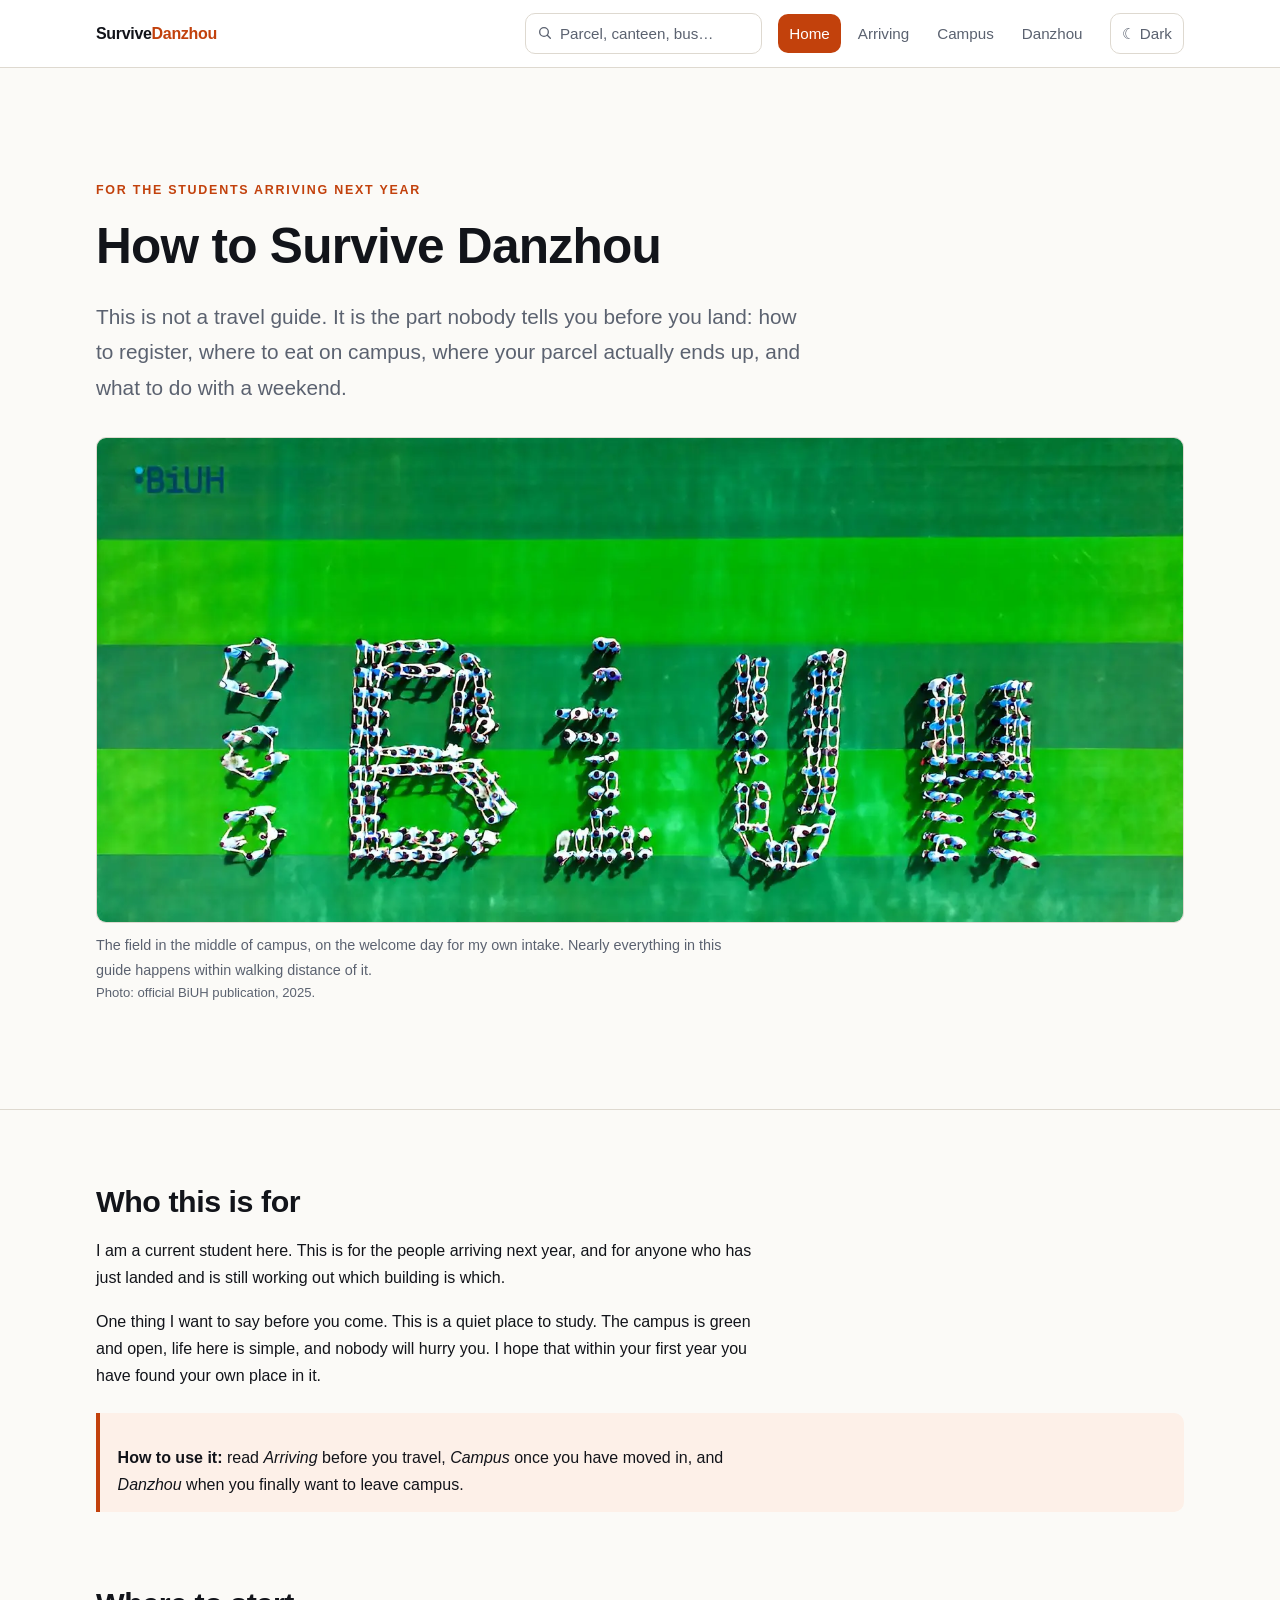
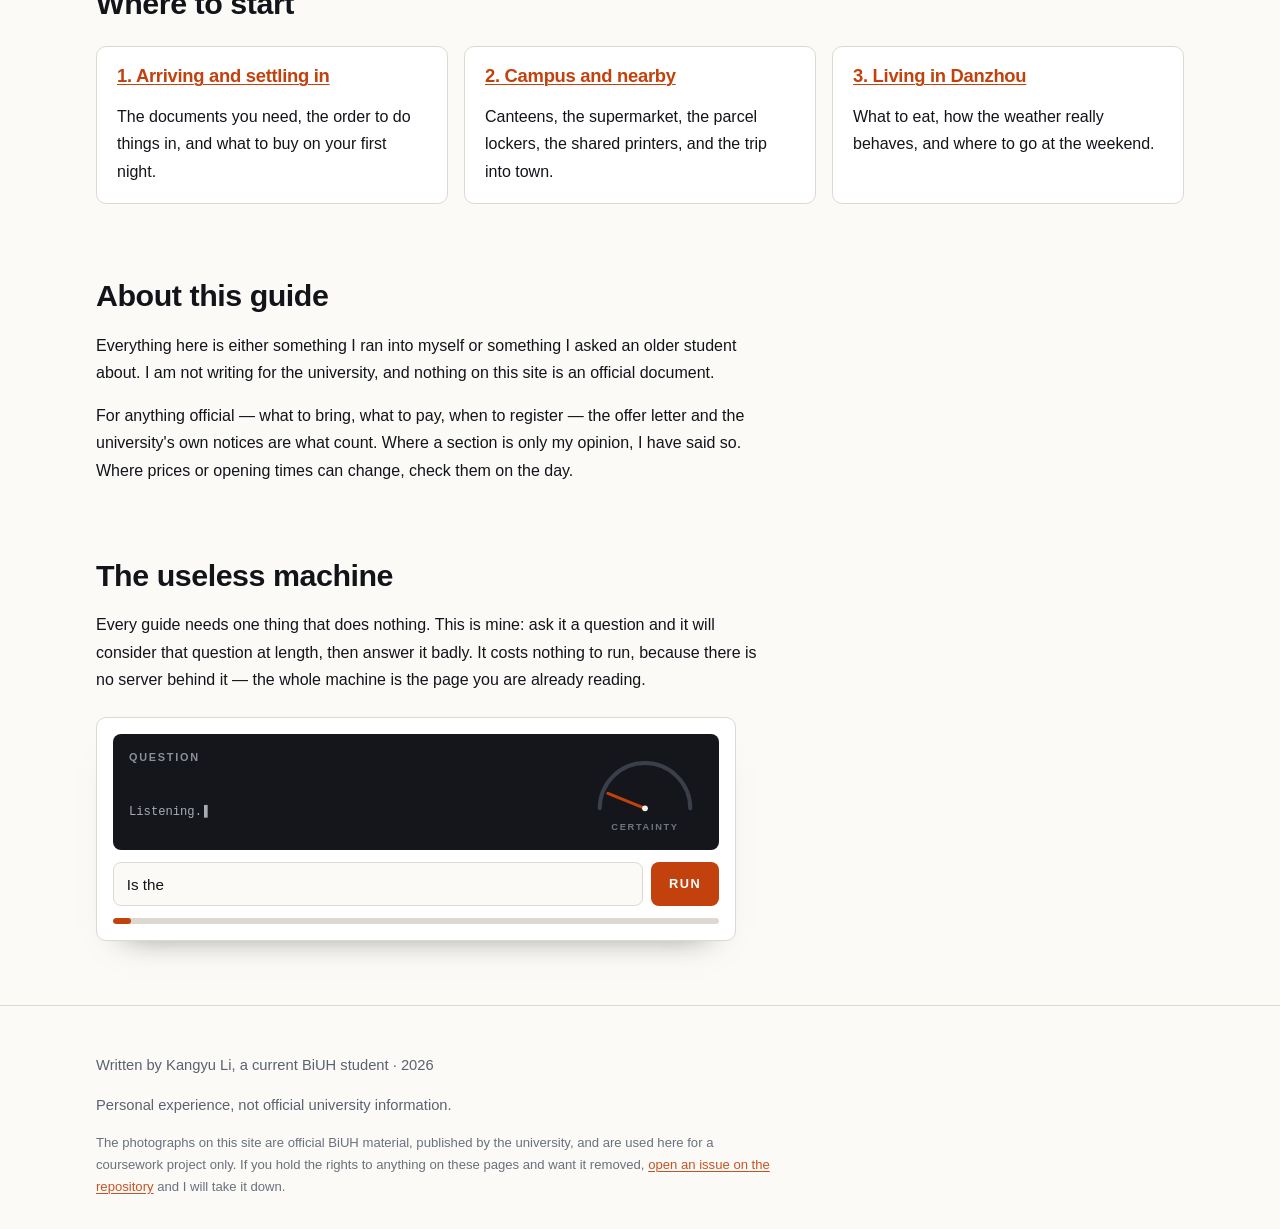
<file: index.html>
<!doctype html>
<html lang="en">
<head>
<meta charset="utf-8">
<meta name="viewport" content="width=device-width, initial-scale=1">
<title>How to Survive Danzhou — a guide for new students</title>
<meta name="description" content="A survival guide for new BiUH students in Danzhou: getting registered, campus routine, local food and getting around.">

<!-- ===== Open Graph / link preview ===== -->
<meta property="og:title" content="How to Survive Danzhou">
<meta property="og:description" content="Registration, campus routine, local food and getting around — written by a student who just went through it.">
<meta property="og:image" content="https://likangyu070710-source.github.io/my-project/images/og-image.jpg">
<meta property="og:url" content="https://likangyu070710-source.github.io/my-project/">
<meta property="og:type" content="website">
<meta name="twitter:card" content="summary_large_image">

<link rel="icon" href="images/favicon-32.png" sizes="32x32">
<link rel="apple-touch-icon" href="images/apple-touch-icon.png">
<link rel="icon" href="images/favicon-192.png" sizes="192x192">

<link rel="stylesheet" href="css/style.css">
<!-- apply the saved theme before paint, so dark mode does not flash white -->
<script>try{if(localStorage.getItem("danzhou-theme")==="dark")document.documentElement.setAttribute("data-theme","dark")}catch(e){}</script>
</head>
<body>

<a class="skip" href="#main">Skip to main content</a>

<header class="site-header">
  <div class="wrap">
    <a class="brand" href="index.html">Survive<span>Danzhou</span></a>
    <div class="search" data-search hidden>
      <button class="search__toggle" type="button" aria-expanded="false" aria-controls="search-panel" aria-label="Open search">
        <svg class="search__glass" viewBox="0 0 24 24" width="18" height="18" aria-hidden="true" focusable="false"><circle cx="10.5" cy="10.5" r="6.5" fill="none" stroke="currentColor" stroke-width="2"></circle><path d="M15.5 15.5 20 20" fill="none" stroke="currentColor" stroke-width="2" stroke-linecap="round"></path></svg>
        <svg class="search__cross" viewBox="0 0 24 24" width="18" height="18" aria-hidden="true" focusable="false"><path d="M6 6 18 18 M18 6 6 18" fill="none" stroke="currentColor" stroke-width="2" stroke-linecap="round"></path></svg>
      </button>
      <div class="search__box">
        <label class="sr-only" for="site-search">Search the guide</label>
        <svg class="search__icon" viewBox="0 0 24 24" width="16" height="16" aria-hidden="true" focusable="false"><circle cx="10.5" cy="10.5" r="6.5" fill="none" stroke="currentColor" stroke-width="2"></circle><path d="M15.5 15.5 20 20" fill="none" stroke="currentColor" stroke-width="2" stroke-linecap="round"></path></svg>
        <input id="site-search" class="search__input" type="text" role="combobox" aria-expanded="false" aria-controls="search-list" aria-autocomplete="list" autocomplete="off" spellcheck="false" enterkeyhint="search" placeholder="Parcel, canteen, bus…">
        <button class="search__clear" type="button" hidden>Clear</button>
      </div>
      <div class="search__panel" id="search-panel" hidden>
        <p class="s-meta"></p>
        <ul class="s-list" id="search-list" role="listbox" aria-label="Search results" hidden></ul>
        <div class="s-empty" hidden></div>
      </div>
      <p class="sr-only" role="status" aria-live="polite" data-search-status></p>
    </div>
    <nav class="site-nav" aria-label="Main">
      <ul>
        <li><a href="index.html" aria-current="page">Home</a></li>
        <li><a href="arrive.html">Arriving</a></li>
        <li><a href="campus.html">Campus</a></li>
        <li><a href="danzhou.html">Danzhou</a></li>
      </ul>
    </nav>
    <button class="theme-toggle" type="button" aria-label="Switch to dark mode">☾ Dark</button>
  </div>
</header>

<main id="main" tabindex="-1">

  <section class="hero">
    <div class="wrap">
      <p class="kicker">For the students arriving next year</p>
      <h1>How to Survive Danzhou</h1>
      <p class="lead">This is not a travel guide. It is the part nobody tells you before you land: how to register, where to eat on campus, where your parcel actually ends up, and what to do with a weekend.</p>
      <figure class="photo">
        <img src="images/campus-aerial.webp" width="1600" height="713"
             alt="Students standing on the sports field at BiUH, photographed from a drone, arranged to spell out 2025 BiUH">
        <figcaption>The field in the middle of campus, on the welcome day for my own intake. Nearly everything in this guide happens within walking distance of it.
          <span class="credit">Photo: official BiUH publication, 2025.</span>
        </figcaption>
      </figure>
    </div>
  </section>

  <div class="wrap">

    <section aria-labelledby="who">
      <h2 id="who">Who this is for</h2>
      <p>I am a current student here. This is for the people arriving next year, and for anyone who has just landed and is still working out which building is which.</p>
      <p>One thing I want to say before you come. This is a quiet place to study. The campus is green and open, life here is simple, and nobody will hurry you. I hope that within your first year you have found your own place in it.</p>
      <div class="note">
        <p><strong>How to use it:</strong> read <em>Arriving</em> before you travel, <em>Campus</em> once you have moved in, and <em>Danzhou</em> when you finally want to leave campus.</p>
      </div>
    </section>

    <section aria-labelledby="start">
      <h2 id="start">Where to start</h2>
      <div class="grid">

        <article class="card">
          <h3><a href="arrive.html">1. Arriving and settling in</a></h3>
          <p>The documents you need, the order to do things in, and what to buy on your first night.</p>
        </article>

        <article class="card">
          <h3><a href="campus.html">2. Campus and nearby</a></h3>
          <p>Canteens, the supermarket, the parcel lockers, the shared printers, and the trip into town.</p>
        </article>

        <article class="card">
          <h3><a href="danzhou.html">3. Living in Danzhou</a></h3>
          <p>What to eat, how the weather really behaves, and where to go at the weekend.</p>
        </article>

      </div>
    </section>

    <section aria-labelledby="about">
      <h2 id="about">About this guide</h2>
      <p>Everything here is either something I ran into myself or something I asked an older student about. I am not writing for the university, and nothing on this site is an official document.</p>
      <p>For anything official — what to bring, what to pay, when to register — the offer letter and the university's own notices are what count. Where a section is only my opinion, I have said so. Where prices or opening times can change, check them on the day.</p>
    </section>

    <section aria-labelledby="machine" hidden data-machine-section>
      <h2 id="machine">The useless machine</h2>
      <p>Every guide needs one thing that does nothing. This is mine: ask it a question and it will consider that question at length, then answer it badly. It costs nothing to run, because there is no server behind it — the whole machine is the page you are already reading.</p>

      <div class="machine" data-machine data-state="idle">
        <div class="machine__screen">
          <div>
            <p class="machine__label">Question</p>
            <p class="machine__q" data-mq>Ready.</p>
            <p class="machine__status" data-ms>Standing by.</p>
          </div>
          <div class="machine__gauge" aria-hidden="true">
            <svg viewBox="0 0 200 120">
              <path class="machine__track" d="M22 104 A78 78 0 0 1 178 104"></path>
              <line class="machine__needle" x1="100" y1="104" x2="100" y2="35"></line>
              <circle class="machine__pin" cx="100" cy="104" r="5"></circle>
            </svg>
            <p class="machine__gauge-label">Certainty</p>
          </div>
        </div>

        <div class="machine__controls">
          <label class="sr-only" for="machine-q">Type a question for the machine</label>
          <input id="machine-q" class="machine__input" type="text" placeholder="Type a question…" autocomplete="off" spellcheck="false" maxlength="64">
          <button class="machine__run" type="button" data-mrun>Run</button>
        </div>

        <div class="machine__meter" aria-hidden="true"><span data-mbar></span></div>

        <div class="machine__slot">
          <div class="machine__slip">
            <p class="machine__slip-label">Answer</p>
            <p class="machine__answer" data-ma role="status" aria-live="polite"></p>
          </div>
        </div>
      </div>
    </section>

  </div>
</main>

<footer class="site-footer">
  <div class="wrap">
    <p>Written by Kangyu Li, a current BiUH student · 2026</p>
    <p>Personal experience, not official university information.</p>
    <p class="fineprint">The photographs on this site are official BiUH material, published by the university, and are used here for a coursework project only. If you hold the rights to anything on these pages and want it removed, <a href="https://github.com/likangyu070710-source/Git/issues">open an issue on the repository</a> and I will take it down.</p>
  </div>
</footer>

<script src="js/header.js"></script>
<script src="js/theme.js"></script>
<script src="js/search.js"></script>
<script src="js/machine.js"></script>
</body>
</html>
</file>
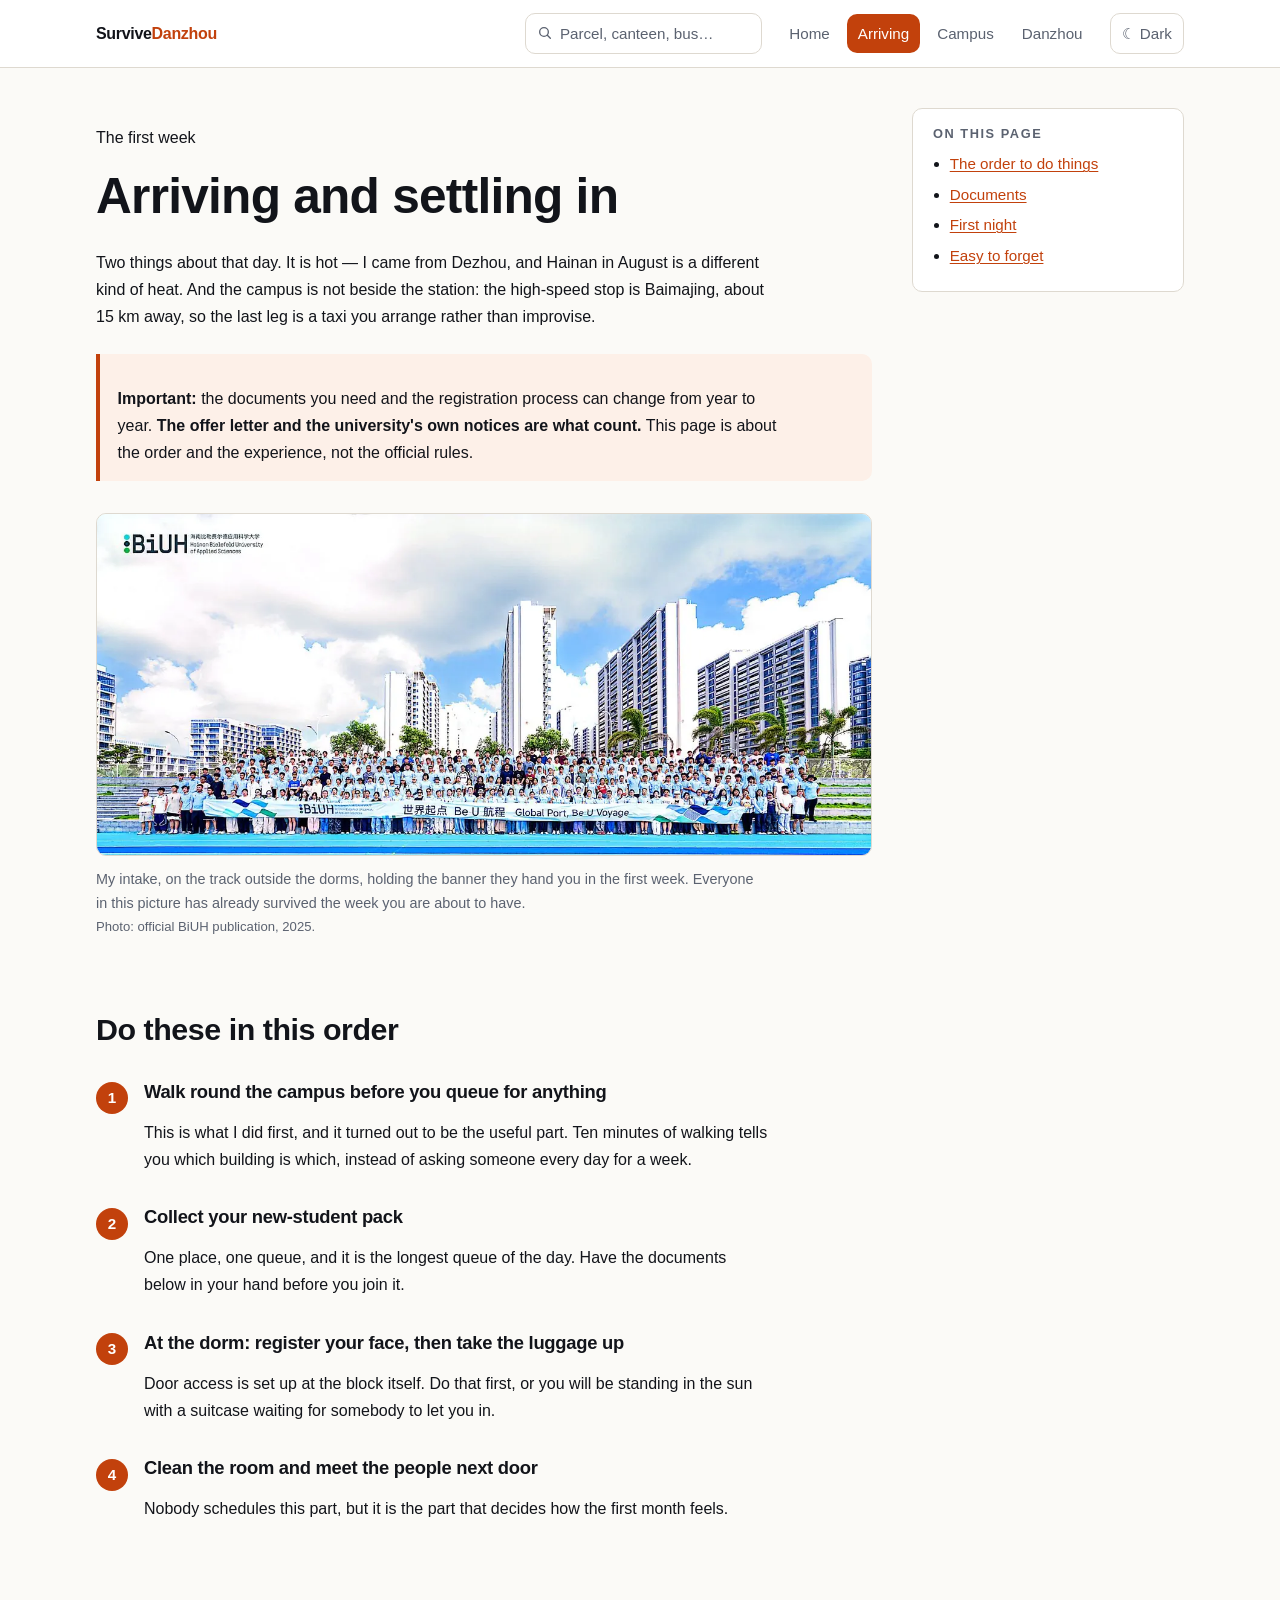
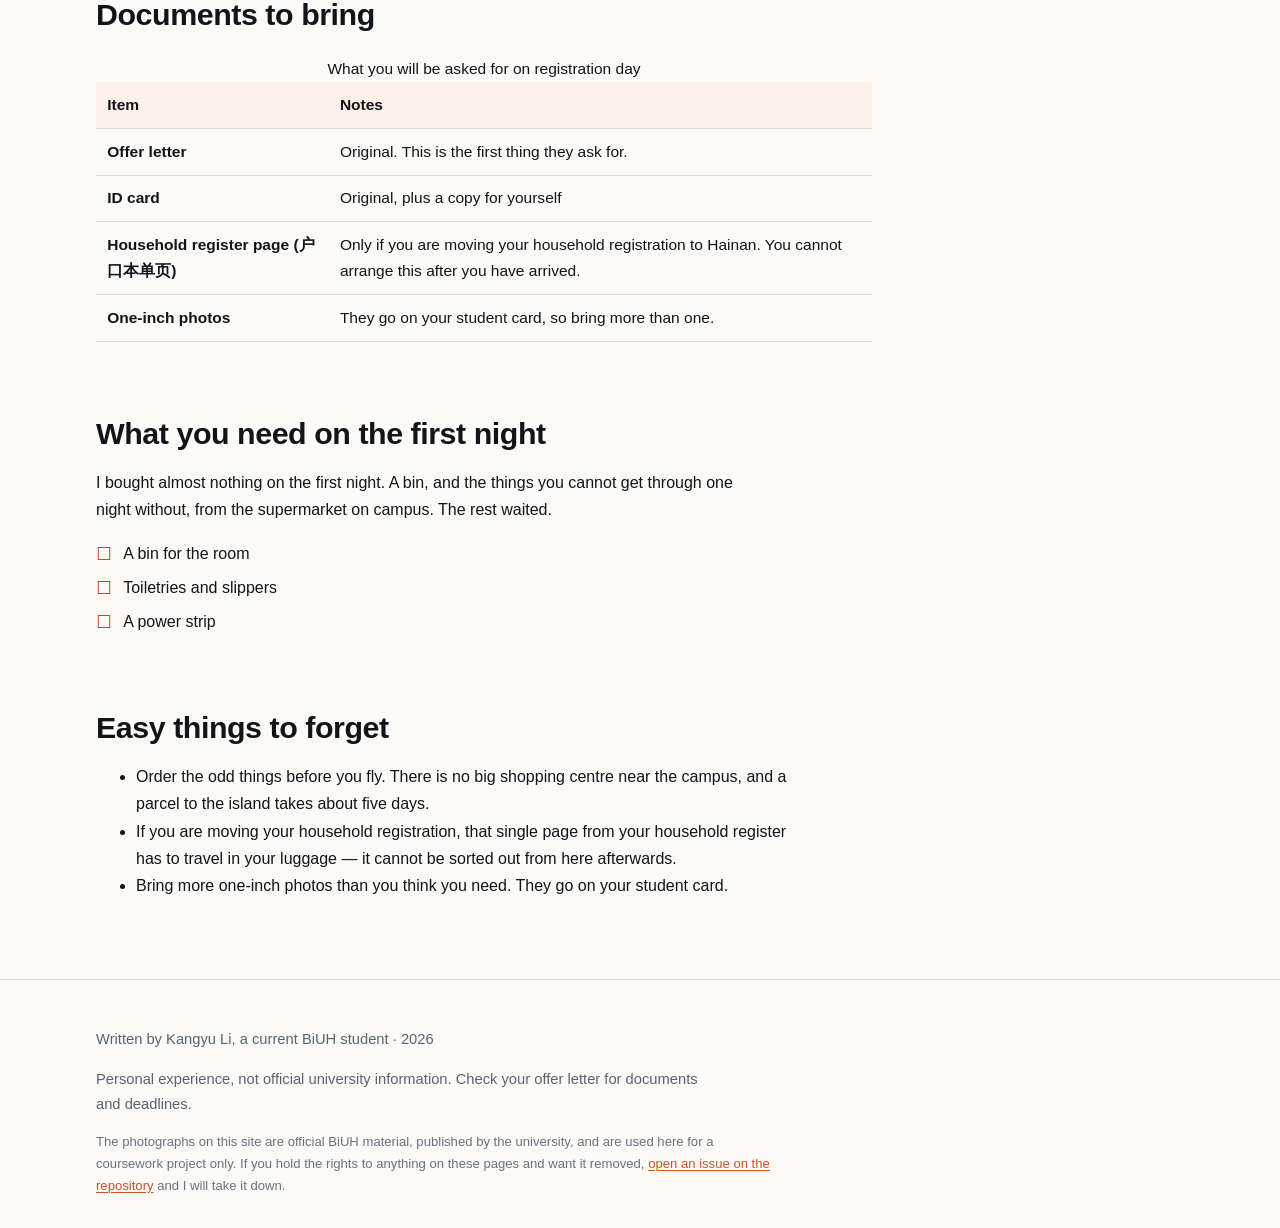
<file: arrive.html>
<!doctype html>
<html lang="en">
<head>
<meta charset="utf-8">
<meta name="viewport" content="width=device-width, initial-scale=1">
<title>Arriving and settling in — How to Survive Danzhou</title>
<meta name="description" content="Your first week in Danzhou: the order to do things in, which documents to bring, and what you need on the first night.">

<!-- ===== Open Graph / link preview ===== -->
<meta property="og:title" content="Arriving and settling in — How to Survive Danzhou">
<meta property="og:description" content="Your first week in Danzhou: the order to do things in, the documents to bring, and what to buy on the first night.">
<meta property="og:image" content="https://likangyu070710-source.github.io/my-project/images/og-image.jpg">
<meta property="og:url" content="https://likangyu070710-source.github.io/my-project/arrive.html">
<meta property="og:type" content="article">
<meta name="twitter:card" content="summary_large_image">

<link rel="icon" href="images/favicon-32.png" sizes="32x32">
<link rel="apple-touch-icon" href="images/apple-touch-icon.png">
<link rel="icon" href="images/favicon-192.png" sizes="192x192">

<link rel="stylesheet" href="css/style.css">
<script>try{if(localStorage.getItem("danzhou-theme")==="dark")document.documentElement.setAttribute("data-theme","dark")}catch(e){}</script>
</head>
<body>

<a class="skip" href="#main">Skip to main content</a>

<header class="site-header">
  <div class="wrap">
    <a class="brand" href="index.html">Survive<span>Danzhou</span></a>
    <div class="search" data-search hidden>
      <button class="search__toggle" type="button" aria-expanded="false" aria-controls="search-panel" aria-label="Open search">
        <svg class="search__glass" viewBox="0 0 24 24" width="18" height="18" aria-hidden="true" focusable="false"><circle cx="10.5" cy="10.5" r="6.5" fill="none" stroke="currentColor" stroke-width="2"></circle><path d="M15.5 15.5 20 20" fill="none" stroke="currentColor" stroke-width="2" stroke-linecap="round"></path></svg>
        <svg class="search__cross" viewBox="0 0 24 24" width="18" height="18" aria-hidden="true" focusable="false"><path d="M6 6 18 18 M18 6 6 18" fill="none" stroke="currentColor" stroke-width="2" stroke-linecap="round"></path></svg>
      </button>
      <div class="search__box">
        <label class="sr-only" for="site-search">Search the guide</label>
        <svg class="search__icon" viewBox="0 0 24 24" width="16" height="16" aria-hidden="true" focusable="false"><circle cx="10.5" cy="10.5" r="6.5" fill="none" stroke="currentColor" stroke-width="2"></circle><path d="M15.5 15.5 20 20" fill="none" stroke="currentColor" stroke-width="2" stroke-linecap="round"></path></svg>
        <input id="site-search" class="search__input" type="text" role="combobox" aria-expanded="false" aria-controls="search-list" aria-autocomplete="list" autocomplete="off" spellcheck="false" enterkeyhint="search" placeholder="Parcel, canteen, bus…">
        <button class="search__clear" type="button" hidden>Clear</button>
      </div>
      <div class="search__panel" id="search-panel" hidden>
        <p class="s-meta"></p>
        <ul class="s-list" id="search-list" role="listbox" aria-label="Search results" hidden></ul>
        <div class="s-empty" hidden></div>
      </div>
      <p class="sr-only" role="status" aria-live="polite" data-search-status></p>
    </div>
    <nav class="site-nav" aria-label="Main">
      <ul>
        <li><a href="index.html">Home</a></li>
        <li><a href="arrive.html" aria-current="page">Arriving</a></li>
        <li><a href="campus.html">Campus</a></li>
        <li><a href="danzhou.html">Danzhou</a></li>
      </ul>
    </nav>
    <button class="theme-toggle" type="button" aria-label="Switch to dark mode">☾ Dark</button>
  </div>
</header>

<main id="main" tabindex="-1">
  <div class="wrap with-aside">

    <div>
      <p class="kicker">The first week</p>
      <h1>Arriving and settling in</h1>

      <p>Two things about that day. It is hot — I came from Dezhou, and Hainan in August is a different kind of heat. And the campus is not beside the station: the high-speed stop is Baimajing, about 15 km away, so the last leg is a taxi you arrange rather than improvise.</p>

      <div class="note">
        <p><strong>Important:</strong> the documents you need and the registration process can change from year to year. <strong>The offer letter and the university's own notices are what count.</strong> This page is about the order and the experience, not the official rules.</p>
      </div>

      <figure class="photo">
        <img src="images/campus-welcome.webp" width="1280" height="565" loading="lazy" decoding="async"
             alt="A large group of BiUH students in light blue shirts standing on a running track in front of a banner reading Global Port, Be U Voyage">
        <figcaption>My intake, on the track outside the dorms, holding the banner they hand you in the first week. Everyone in this picture has already survived the week you are about to have.
          <span class="credit">Photo: official BiUH publication, 2025.</span>
        </figcaption>
      </figure>

      <section aria-labelledby="steps">
        <h2 id="steps">Do these in this order</h2>
        <ol class="steps">
          <li>
            <h3>Walk round the campus before you queue for anything</h3>
            <p>This is what I did first, and it turned out to be the useful part. Ten minutes of walking tells you which building is which, instead of asking someone every day for a week.</p>
          </li>
          <li>
            <h3>Collect your new-student pack</h3>
            <p>One place, one queue, and it is the longest queue of the day. Have the documents below in your hand before you join it.</p>
          </li>
          <li>
            <h3>At the dorm: register your face, then take the luggage up</h3>
            <p>Door access is set up at the block itself. Do that first, or you will be standing in the sun with a suitcase waiting for somebody to let you in.</p>
          </li>
          <li>
            <h3>Clean the room and meet the people next door</h3>
            <p>Nobody schedules this part, but it is the part that decides how the first month feels.</p>
          </li>
        </ol>
      </section>

      <section aria-labelledby="docs">
        <h2 id="docs">Documents to bring</h2>
        <table>
          <caption>What you will be asked for on registration day</caption>
          <thead>
            <tr><th scope="col">Item</th><th scope="col">Notes</th></tr>
          </thead>
          <tbody>
            <tr><th scope="row">Offer letter</th><td>Original. This is the first thing they ask for.</td></tr>
            <tr><th scope="row">ID card</th><td>Original, plus a copy for yourself</td></tr>
            <tr><th scope="row">Household register page (<span lang="zh-Hans">户口本单页</span>)</th><td>Only if you are moving your household registration to Hainan. You cannot arrange this after you have arrived.</td></tr>
            <tr><th scope="row">One-inch photos</th><td>They go on your student card, so bring more than one.</td></tr>
          </tbody>
        </table>
      </section>

      <section aria-labelledby="firstnight">
        <h2 id="firstnight">What you need on the first night</h2>
        <p>I bought almost nothing on the first night. A bin, and the things you cannot get through one night without, from the supermarket on campus. The rest waited.</p>
        <ul class="checklist">
          <li>A bin for the room</li>
          <li>Toiletries and slippers</li>
          <li>A power strip</li>
        </ul>
      </section>

      <section aria-labelledby="avoid">
        <h2 id="avoid">Easy things to forget</h2>
        <ul>
          <li>Order the odd things before you fly. There is no big shopping centre near the campus, and a parcel to the island takes about five days.</li>
          <li>If you are moving your household registration, that single page from your household register has to travel in your luggage — it cannot be sorted out from here afterwards.</li>
          <li>Bring more one-inch photos than you think you need. They go on your student card.</li>
        </ul>
      </section>
    </div>

    <aside class="toc" aria-labelledby="toc-h">
      <h2 id="toc-h">On this page</h2>
      <ul>
        <li><a href="#steps">The order to do things</a></li>
        <li><a href="#docs">Documents</a></li>
        <li><a href="#firstnight">First night</a></li>
        <li><a href="#avoid">Easy to forget</a></li>
      </ul>
    </aside>

  </div>
</main>

<footer class="site-footer">
  <div class="wrap">
    <p>Written by Kangyu Li, a current BiUH student · 2026</p>
    <p>Personal experience, not official university information. Check your offer letter for documents and deadlines.</p>
    <p class="fineprint">The photographs on this site are official BiUH material, published by the university, and are used here for a coursework project only. If you hold the rights to anything on these pages and want it removed, <a href="https://github.com/likangyu070710-source/Git/issues">open an issue on the repository</a> and I will take it down.</p>
  </div>
</footer>

<script src="js/header.js"></script>
<script src="js/theme.js"></script>
<script src="js/search.js"></script>
</body>
</html>
</file>
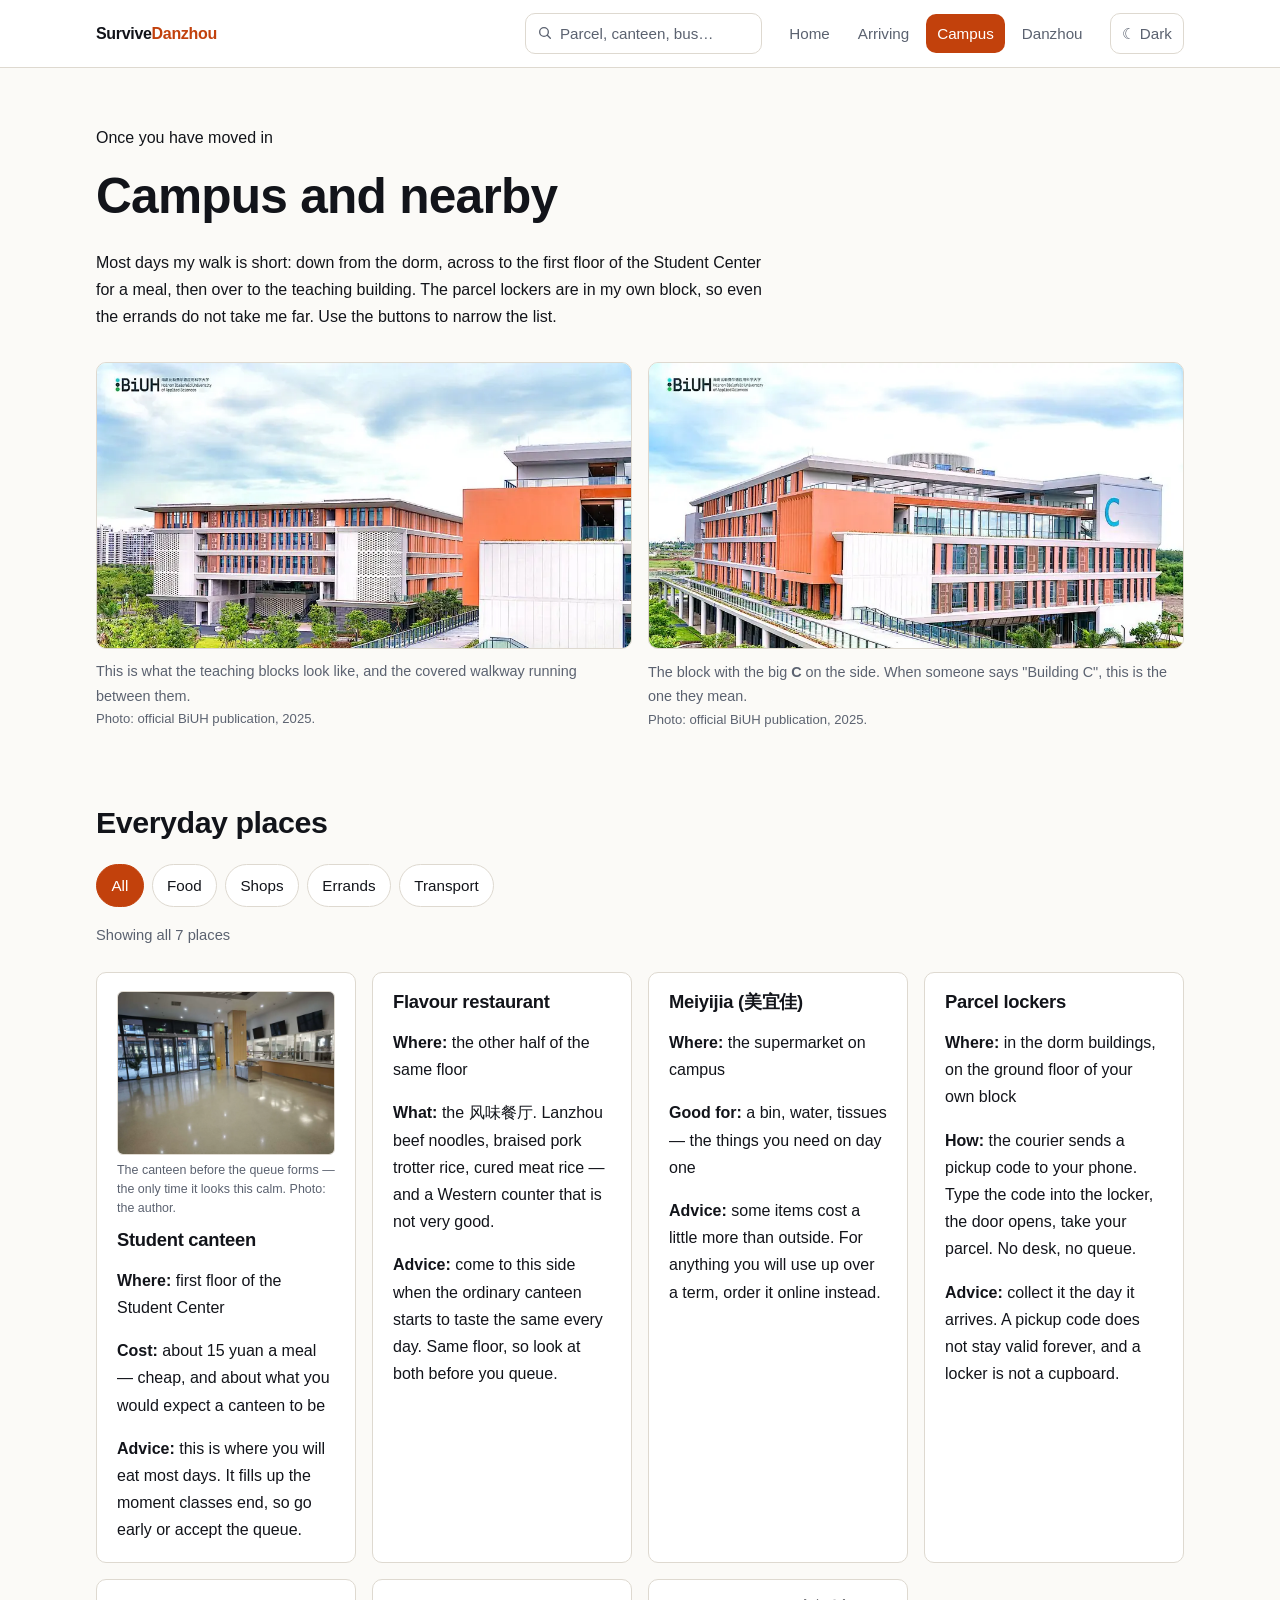
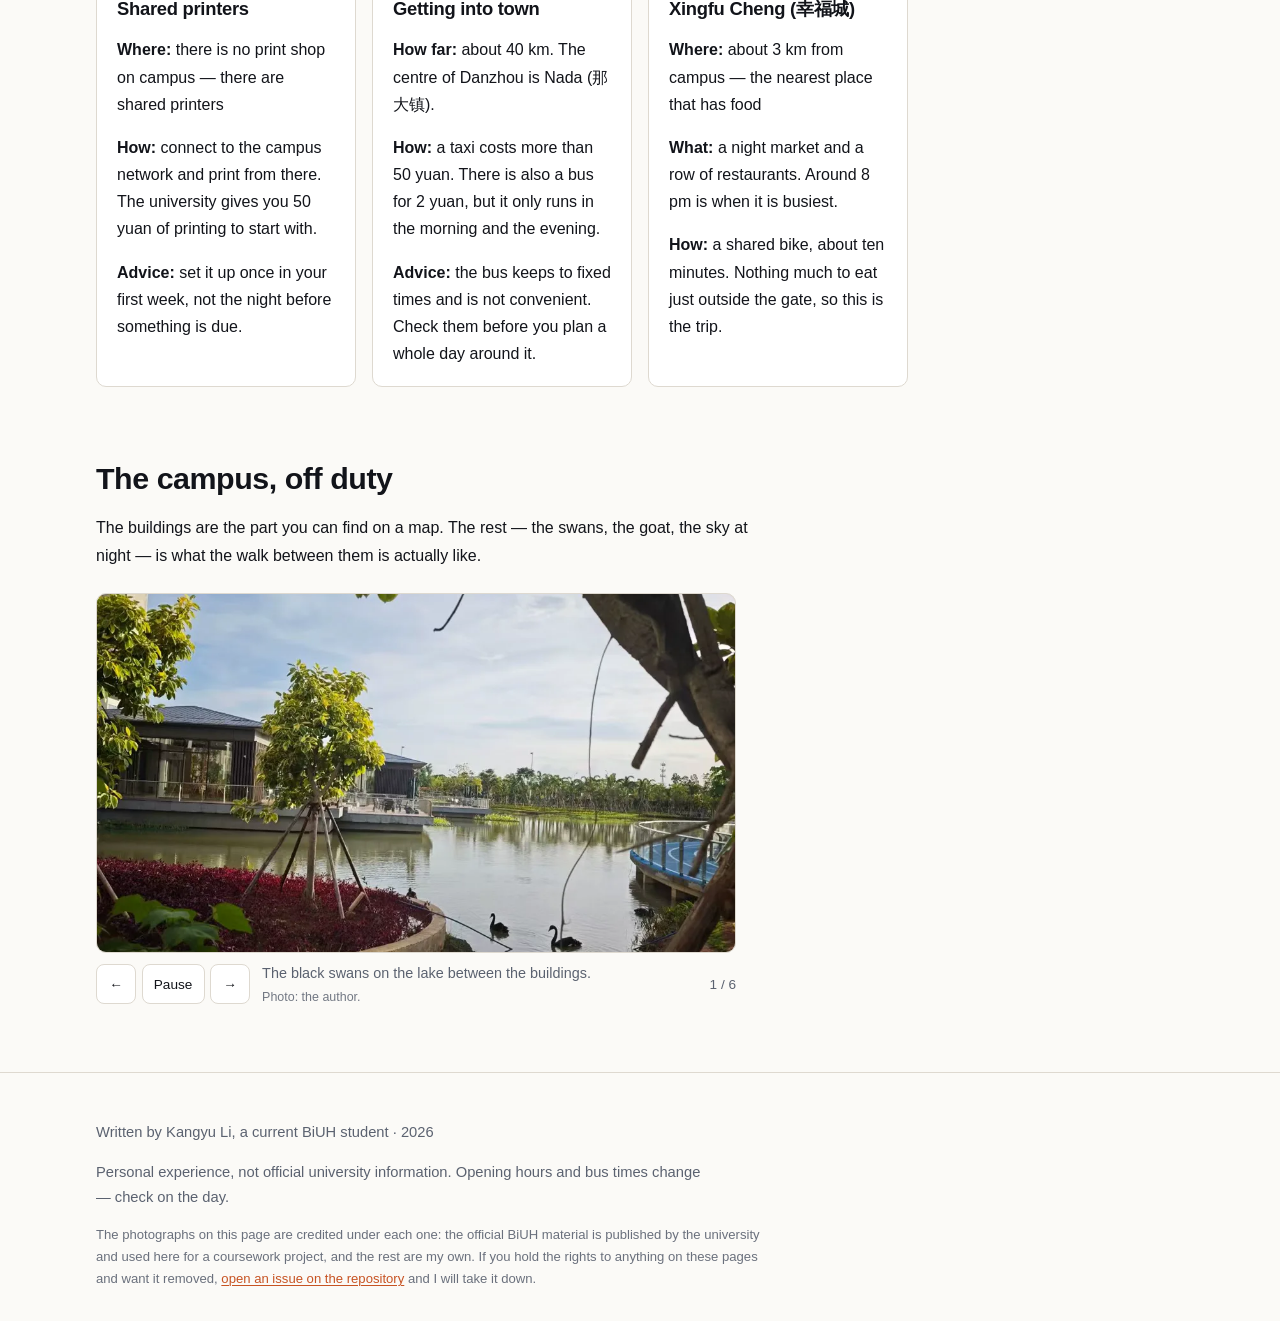
<file: campus.html>
<!doctype html>
<html lang="en">
<head>
<meta charset="utf-8">
<meta name="viewport" content="width=device-width, initial-scale=1">
<title>Campus and nearby — How to Survive Danzhou</title>
<meta name="description" content="Canteens, the supermarket, the parcel lockers, shared printers and the bus into town: the places you actually use every day, filterable by type.">

<!-- ===== Open Graph / link preview ===== -->
<meta property="og:title" content="Campus and nearby — How to Survive Danzhou">
<meta property="og:description" content="Canteens, shops, the parcel desk, printing and transport — the places you actually use every day.">
<meta property="og:image" content="https://likangyu070710-source.github.io/my-project/images/og-image.jpg">
<meta property="og:url" content="https://likangyu070710-source.github.io/my-project/campus.html">
<meta property="og:type" content="article">
<meta name="twitter:card" content="summary_large_image">

<link rel="icon" href="images/favicon-32.png" sizes="32x32">
<link rel="apple-touch-icon" href="images/apple-touch-icon.png">
<link rel="icon" href="images/favicon-192.png" sizes="192x192">

<link rel="stylesheet" href="css/style.css">
<script>try{if(localStorage.getItem("danzhou-theme")==="dark")document.documentElement.setAttribute("data-theme","dark")}catch(e){}</script>
</head>
<body>

<a class="skip" href="#main">Skip to main content</a>

<header class="site-header">
  <div class="wrap">
    <a class="brand" href="index.html">Survive<span>Danzhou</span></a>
    <div class="search" data-search hidden>
      <button class="search__toggle" type="button" aria-expanded="false" aria-controls="search-panel" aria-label="Open search">
        <svg class="search__glass" viewBox="0 0 24 24" width="18" height="18" aria-hidden="true" focusable="false"><circle cx="10.5" cy="10.5" r="6.5" fill="none" stroke="currentColor" stroke-width="2"></circle><path d="M15.5 15.5 20 20" fill="none" stroke="currentColor" stroke-width="2" stroke-linecap="round"></path></svg>
        <svg class="search__cross" viewBox="0 0 24 24" width="18" height="18" aria-hidden="true" focusable="false"><path d="M6 6 18 18 M18 6 6 18" fill="none" stroke="currentColor" stroke-width="2" stroke-linecap="round"></path></svg>
      </button>
      <div class="search__box">
        <label class="sr-only" for="site-search">Search the guide</label>
        <svg class="search__icon" viewBox="0 0 24 24" width="16" height="16" aria-hidden="true" focusable="false"><circle cx="10.5" cy="10.5" r="6.5" fill="none" stroke="currentColor" stroke-width="2"></circle><path d="M15.5 15.5 20 20" fill="none" stroke="currentColor" stroke-width="2" stroke-linecap="round"></path></svg>
        <input id="site-search" class="search__input" type="text" role="combobox" aria-expanded="false" aria-controls="search-list" aria-autocomplete="list" autocomplete="off" spellcheck="false" enterkeyhint="search" placeholder="Parcel, canteen, bus…">
        <button class="search__clear" type="button" hidden>Clear</button>
      </div>
      <div class="search__panel" id="search-panel" hidden>
        <p class="s-meta"></p>
        <ul class="s-list" id="search-list" role="listbox" aria-label="Search results" hidden></ul>
        <div class="s-empty" hidden></div>
      </div>
      <p class="sr-only" role="status" aria-live="polite" data-search-status></p>
    </div>
    <nav class="site-nav" aria-label="Main">
      <ul>
        <li><a href="index.html">Home</a></li>
        <li><a href="arrive.html">Arriving</a></li>
        <li><a href="campus.html" aria-current="page">Campus</a></li>
        <li><a href="danzhou.html">Danzhou</a></li>
      </ul>
    </nav>
    <button class="theme-toggle" type="button" aria-label="Switch to dark mode">☾ Dark</button>
  </div>
</header>

<main id="main" tabindex="-1">
  <div class="wrap">

    <p class="kicker">Once you have moved in</p>
    <h1>Campus and nearby</h1>

    <p>Most days my walk is short: down from the dorm, across to the first floor of the Student Center for a meal, then over to the teaching building. The parcel lockers are in my own block, so even the errands do not take me far. Use the buttons to narrow the list.</p>

    <div class="photo-pair">
      <figure class="photo">
        <img src="images/campus-buildings.webp" width="900" height="479" loading="lazy" decoding="async"
             alt="An orange and white teaching building at BiUH, seen from a raised walkway, with a covered bridge on the right">
        <figcaption>This is what the teaching blocks look like, and the covered walkway running between them.
          <span class="credit">Photo: official BiUH publication, 2025.</span>
        </figcaption>
      </figure>
      <figure class="photo">
        <img src="images/campus-tower.webp" width="900" height="480" loading="lazy" decoding="async"
             alt="A BiUH teaching building with a large blue letter C on its side, above a walkway and palm trees">
        <figcaption>The block with the big <strong>C</strong> on the side. When someone says "Building C", this is the one they mean.
          <span class="credit">Photo: official BiUH publication, 2025.</span>
        </figcaption>
      </figure>
    </div>

    <section aria-labelledby="places">
      <h2 id="places">Everyday places</h2>

      <div class="filters" role="group" aria-label="Filter places by type">
        <button type="button" data-filter="all" aria-pressed="true">All</button>
        <button type="button" data-filter="food" aria-pressed="false">Food</button>
        <button type="button" data-filter="shop" aria-pressed="false">Shops</button>
        <button type="button" data-filter="service" aria-pressed="false">Errands</button>
        <button type="button" data-filter="move" aria-pressed="false">Transport</button>
      </div>
      <p class="filter-status" role="status" aria-live="polite">Showing all places</p>

      <div class="grid" data-filter-list>


        <article class="card" data-cat="food">
          <figure class="card__photo">
            <img src="images/campus-canteen.webp" width="1200" height="900" loading="lazy" decoding="async"
                 alt="An empty canteen hall with a serving counter and glass partitions">
            <figcaption>The canteen before the queue forms — the only time it looks this calm. <span class="credit">Photo: the author.</span></figcaption>
          </figure>
          <h3 id="student-canteen">Student canteen</h3>
          <p><strong>Where:</strong> first floor of the Student Center</p>
          <p><strong>Cost:</strong> about 15 yuan a meal — cheap, and about what you would expect a canteen to be</p>
          <p><strong>Advice:</strong> this is where you will eat most days. It fills up the moment classes end, so go early or accept the queue.</p>
        </article>

        <article class="card" data-cat="food">
          <h3 id="flavour-restaurant">Flavour restaurant</h3>
          <p><strong>Where:</strong> the other half of the same floor</p>
          <p><strong>What:</strong> the <span lang="zh-Hans">风味餐厅</span>. Lanzhou beef noodles, braised pork trotter rice, cured meat rice — and a Western counter that is not very good.</p>
          <p><strong>Advice:</strong> come to this side when the ordinary canteen starts to taste the same every day. Same floor, so look at both before you queue.</p>
        </article>

        <article class="card" data-cat="shop">
          <h3 id="meiyijia">Meiyijia (<span lang="zh-Hans">美宜佳</span>)</h3>
          <p><strong>Where:</strong> the supermarket on campus</p>
          <p><strong>Good for:</strong> a bin, water, tissues — the things you need on day one</p>
          <p><strong>Advice:</strong> some items cost a little more than outside. For anything you will use up over a term, order it online instead.</p>
        </article>

        <article class="card" data-cat="service">
          <h3 id="parcel-lockers">Parcel lockers</h3>
          <p><strong>Where:</strong> in the dorm buildings, on the ground floor of your own block</p>
          <p><strong>How:</strong> the courier sends a pickup code to your phone. Type the code into the locker, the door opens, take your parcel. No desk, no queue.</p>
          <p><strong>Advice:</strong> collect it the day it arrives. A pickup code does not stay valid forever, and a locker is not a cupboard.</p>
        </article>

        <article class="card" data-cat="service">
          <h3 id="printers">Shared printers</h3>
          <p><strong>Where:</strong> there is no print shop on campus — there are shared printers</p>
          <p><strong>How:</strong> connect to the campus network and print from there. The university gives you 50 yuan of printing to start with.</p>
          <p><strong>Advice:</strong> set it up once in your first week, not the night before something is due.</p>
        </article>

        <article class="card" data-cat="move">
          <h3 id="into-town">Getting into town</h3>
          <p><strong>How far:</strong> about 40 km. The centre of Danzhou is Nada (<span lang="zh-Hans">那大镇</span>).</p>
          <p><strong>How:</strong> a taxi costs more than 50 yuan. There is also a bus for 2 yuan, but it only runs in the morning and the evening.</p>
          <p><strong>Advice:</strong> the bus keeps to fixed times and is not convenient. Check them before you plan a whole day around it.</p>
        </article>

        <article class="card" data-cat="food move">
          <h3 id="xingfu-cheng">Xingfu Cheng (<span lang="zh-Hans">幸福城</span>)</h3>
          <p><strong>Where:</strong> about 3 km from campus — the nearest place that has food</p>
          <p><strong>What:</strong> a night market and a row of restaurants. Around 8 pm is when it is busiest.</p>
          <p><strong>How:</strong> a shared bike, about ten minutes. Nothing much to eat just outside the gate, so this is the trip.</p>
        </article>

      </div>
    </section>

    <section aria-labelledby="around">
      <h2 id="around">The campus, off duty</h2>
      <p>The buildings are the part you can find on a map. The rest — the swans, the goat, the sky at night — is what the walk between them is actually like.</p>

      <div class="gallery" data-gallery hidden>
        <div class="gallery__frame" role="region" aria-roledescription="carousel" aria-label="Photographs around campus">
          <ul class="gallery__track" data-track></ul>
        </div>
        <div class="gallery__footer">
          <div class="gallery__controls">
            <button type="button" data-prev aria-label="Previous photograph">&larr;</button>
            <button type="button" data-play aria-label="Pause the slideshow">Pause</button>
            <button type="button" data-next aria-label="Next photograph">&rarr;</button>
          </div>
          <p class="gallery__caption"><span data-caption></span><span class="gallery__credit" data-credit></span></p>
          <span class="gallery__count" data-count></span>
        </div>
      </div>
    </section>

  </div>
</main>

<footer class="site-footer">
  <div class="wrap">
    <p>Written by Kangyu Li, a current BiUH student · 2026</p>
    <p>Personal experience, not official university information. Opening hours and bus times change — check on the day.</p>
    <p class="fineprint">The photographs on this page are credited under each one: the official BiUH material is published by the university and used here for a coursework project, and the rest are my own. If you hold the rights to anything on these pages and want it removed, <a href="https://github.com/likangyu070710-source/Git/issues">open an issue on the repository</a> and I will take it down.</p>
  </div>
</footer>

<script src="js/header.js"></script>
<script src="js/theme.js"></script>
<script src="js/filter.js"></script>
<script src="js/search.js"></script>
<script src="js/gallery.js"></script>
</body>
</html>
</file>
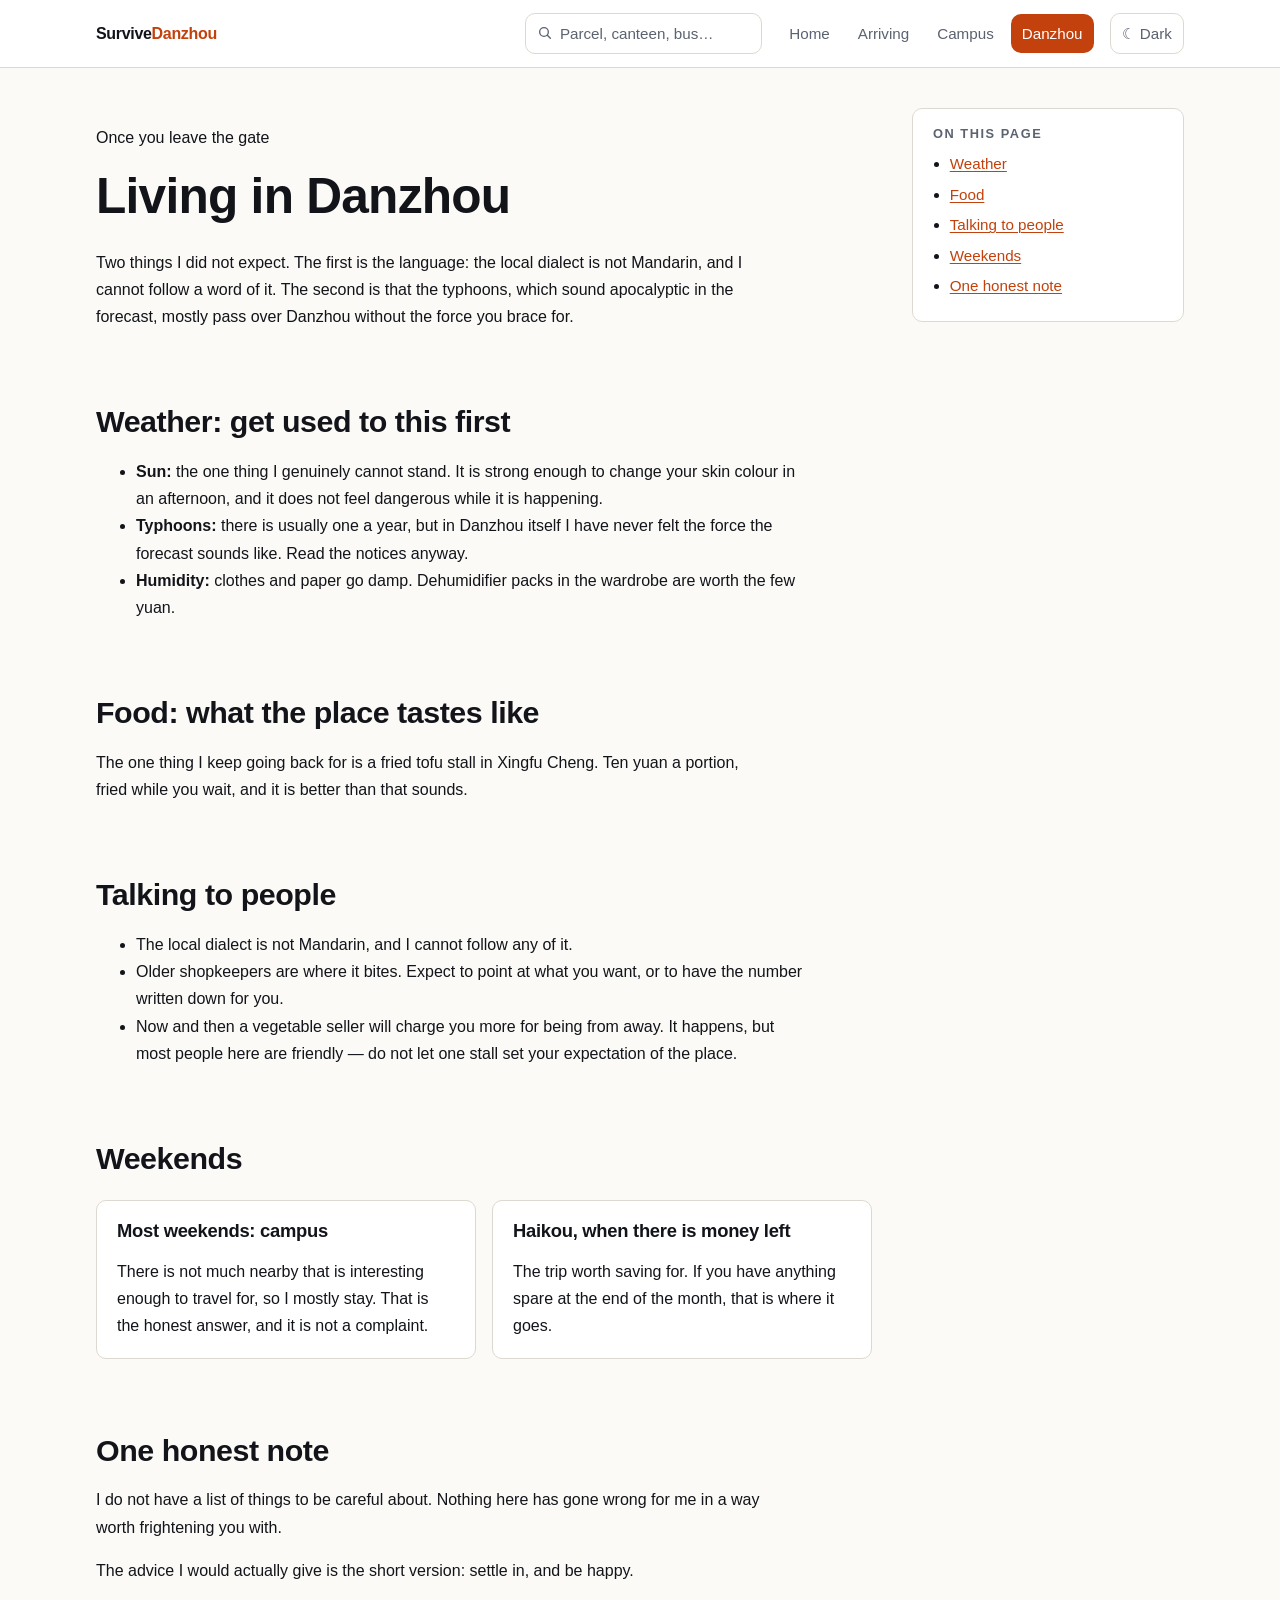
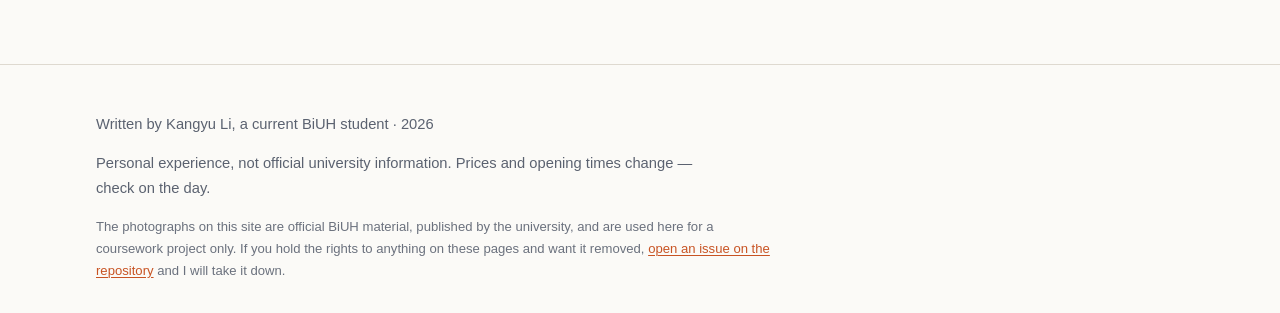
<file: danzhou.html>
<!doctype html>
<html lang="en">
<head>
<meta charset="utf-8">
<meta name="viewport" content="width=device-width, initial-scale=1">
<title>Living in Danzhou — How to Survive Danzhou</title>
<meta name="description" content="Weather, food, local habits and weekends off campus — an outside student's view of living in Danzhou.">

<!-- ===== Open Graph / link preview ===== -->
<meta property="og:title" content="Living in Danzhou — How to Survive Danzhou">
<meta property="og:description" content="Weather, food, local habits and weekends off campus — an outside student's view.">
<meta property="og:image" content="https://likangyu070710-source.github.io/my-project/images/og-image.jpg">
<meta property="og:url" content="https://likangyu070710-source.github.io/my-project/danzhou.html">
<meta property="og:type" content="article">
<meta name="twitter:card" content="summary_large_image">

<link rel="icon" href="images/favicon-32.png" sizes="32x32">
<link rel="apple-touch-icon" href="images/apple-touch-icon.png">
<link rel="icon" href="images/favicon-192.png" sizes="192x192">

<link rel="stylesheet" href="css/style.css">
<script>try{if(localStorage.getItem("danzhou-theme")==="dark")document.documentElement.setAttribute("data-theme","dark")}catch(e){}</script>
</head>
<body>

<a class="skip" href="#main">Skip to main content</a>

<header class="site-header">
  <div class="wrap">
    <a class="brand" href="index.html">Survive<span>Danzhou</span></a>
    <div class="search" data-search hidden>
      <button class="search__toggle" type="button" aria-expanded="false" aria-controls="search-panel" aria-label="Open search">
        <svg class="search__glass" viewBox="0 0 24 24" width="18" height="18" aria-hidden="true" focusable="false"><circle cx="10.5" cy="10.5" r="6.5" fill="none" stroke="currentColor" stroke-width="2"></circle><path d="M15.5 15.5 20 20" fill="none" stroke="currentColor" stroke-width="2" stroke-linecap="round"></path></svg>
        <svg class="search__cross" viewBox="0 0 24 24" width="18" height="18" aria-hidden="true" focusable="false"><path d="M6 6 18 18 M18 6 6 18" fill="none" stroke="currentColor" stroke-width="2" stroke-linecap="round"></path></svg>
      </button>
      <div class="search__box">
        <label class="sr-only" for="site-search">Search the guide</label>
        <svg class="search__icon" viewBox="0 0 24 24" width="16" height="16" aria-hidden="true" focusable="false"><circle cx="10.5" cy="10.5" r="6.5" fill="none" stroke="currentColor" stroke-width="2"></circle><path d="M15.5 15.5 20 20" fill="none" stroke="currentColor" stroke-width="2" stroke-linecap="round"></path></svg>
        <input id="site-search" class="search__input" type="text" role="combobox" aria-expanded="false" aria-controls="search-list" aria-autocomplete="list" autocomplete="off" spellcheck="false" enterkeyhint="search" placeholder="Parcel, canteen, bus…">
        <button class="search__clear" type="button" hidden>Clear</button>
      </div>
      <div class="search__panel" id="search-panel" hidden>
        <p class="s-meta"></p>
        <ul class="s-list" id="search-list" role="listbox" aria-label="Search results" hidden></ul>
        <div class="s-empty" hidden></div>
      </div>
      <p class="sr-only" role="status" aria-live="polite" data-search-status></p>
    </div>
    <nav class="site-nav" aria-label="Main">
      <ul>
        <li><a href="index.html">Home</a></li>
        <li><a href="arrive.html">Arriving</a></li>
        <li><a href="campus.html">Campus</a></li>
        <li><a href="danzhou.html" aria-current="page">Danzhou</a></li>
      </ul>
    </nav>
    <button class="theme-toggle" type="button" aria-label="Switch to dark mode">☾ Dark</button>
  </div>
</header>

<main id="main" tabindex="-1">
  <div class="wrap with-aside">

    <div>
      <p class="kicker">Once you leave the gate</p>
      <h1>Living in Danzhou</h1>

      <p>Two things I did not expect. The first is the language: the local dialect is not Mandarin, and I cannot follow a word of it. The second is that the typhoons, which sound apocalyptic in the forecast, mostly pass over Danzhou without the force you brace for.</p>

      <section aria-labelledby="climate">
        <h2 id="climate">Weather: get used to this first</h2>
        <ul>
          <li><strong>Sun:</strong> the one thing I genuinely cannot stand. It is strong enough to change your skin colour in an afternoon, and it does not feel dangerous while it is happening.</li>
          <li><strong>Typhoons:</strong> there is usually one a year, but in Danzhou itself I have never felt the force the forecast sounds like. Read the notices anyway.</li>
          <li><strong>Humidity:</strong> clothes and paper go damp. Dehumidifier packs in the wardrobe are worth the few yuan.</li>
        </ul>
      </section>

      <section aria-labelledby="food">
        <h2 id="food">Food: what the place tastes like</h2>
        <p>The one thing I keep going back for is a fried tofu stall in Xingfu Cheng. Ten yuan a portion, fried while you wait, and it is better than that sounds.</p>
      </section>

      <section aria-labelledby="talk">
        <h2 id="talk">Talking to people</h2>
        <ul>
          <li>The local dialect is not Mandarin, and I cannot follow any of it.</li>
          <li>Older shopkeepers are where it bites. Expect to point at what you want, or to have the number written down for you.</li>
          <li>Now and then a vegetable seller will charge you more for being from away. It happens, but most people here are friendly — do not let one stall set your expectation of the place.</li>
        </ul>
      </section>

      <section aria-labelledby="weekend">
        <h2 id="weekend">Weekends</h2>
        <div class="grid">
          <article class="card">
            <h3 id="weekends-campus">Most weekends: campus</h3>
            <p>There is not much nearby that is interesting enough to travel for, so I mostly stay. That is the honest answer, and it is not a complaint.</p>
          </article>
          <article class="card">
            <h3 id="weekends-haikou">Haikou, when there is money left</h3>
            <p>The trip worth saving for. If you have anything spare at the end of the month, that is where it goes.</p>
          </article>
        </div>
      </section>

      <section aria-labelledby="safe">
        <h2 id="safe">One honest note</h2>
        <p>I do not have a list of things to be careful about. Nothing here has gone wrong for me in a way worth frightening you with.</p>
        <p>The advice I would actually give is the short version: settle in, and be happy.</p>
      </section>
    </div>

    <aside class="toc" aria-labelledby="toc-h">
      <h2 id="toc-h">On this page</h2>
      <ul>
        <li><a href="#climate">Weather</a></li>
        <li><a href="#food">Food</a></li>
        <li><a href="#talk">Talking to people</a></li>
        <li><a href="#weekend">Weekends</a></li>
        <li><a href="#safe">One honest note</a></li>
      </ul>
    </aside>

  </div>
</main>

<footer class="site-footer">
  <div class="wrap">
    <p>Written by Kangyu Li, a current BiUH student · 2026</p>
    <p>Personal experience, not official university information. Prices and opening times change — check on the day.</p>
    <p class="fineprint">The photographs on this site are official BiUH material, published by the university, and are used here for a coursework project only. If you hold the rights to anything on these pages and want it removed, <a href="https://github.com/likangyu070710-source/Git/issues">open an issue on the repository</a> and I will take it down.</p>
  </div>
</footer>

<script src="js/header.js"></script>
<script src="js/theme.js"></script>
<script src="js/search.js"></script>
</body>
</html>
</file>
<file: css/style.css>
/* ==========================================================================
   How to Survive Danzhou — stylesheet
   One stylesheet shared by all four pages: external, never inline or internal.
   Order: variables → base → layout → components → page-specific → responsive
   ========================================================================== */

/* ---- 1. Variables — change a colour here and the whole site follows ---- */
:root {
  --paper: #fbfaf7;
  --ink: #12141a;
  --dim: #5b6270;
  --line: #ded9d0;
  --accent: #c2410c;
  --accent-soft: #fdf0e8;
  --card: #ffffff;
  /* Text on the accent: the light-mode orange is dark enough for white text; dark mode is handled below */
  --on-accent: #ffffff;
  --max: 68rem;
  --radius: 10px;
  --header-offset: 5rem;   /* real height of the sticky header — anchor jumps clear it by this much;
                              overridden at runtime by js/header.js, which measures the real height */
  --head-pad: .8rem;       /* the header's padding-block; the search panel's top is derived from it */
  --search-w: 15rem;       /* 240px inline search field */
  --search-h: 2.5625rem;   /* 41px = the theme button's rendered height */
  --search-panel-w: 22rem; /* 352px results panel */
  --row-hover: var(--accent-soft);
}

/* Dark mode: js/theme.js sets data-theme="dark" on <html> */
html[data-theme="dark"] {
  --paper: #14161c;
  --ink: #ecebe7;
  --dim: #a2a8b4;
  --line: #2c303a;
  --accent: #fb8f5c;
  --accent-soft: #241c17;
  --card: #1b1e25;
  /* The dark-mode orange is lighter: white on it is only 2.3:1, dark text reaches 7.9:1 */
  --on-accent: #14161c;
  /* accent-soft is 1.005:1 against --card here, so a hovered or highlighted
     row must use --line instead — see the search panel below */
  --row-hover: var(--line);
}

/* ---- 2. Base ---- */
*,
*::before,
*::after { box-sizing: border-box; }   /* border-box: width includes padding and border */

/* scroll-padding-top: the header is sticky, so an anchored heading has to clear
   it — otherwise the heading lands behind the header and is completely hidden */
html {
  scroll-behavior: smooth;
  scroll-padding-top: var(--header-offset);
}

body {
  margin: 0;
  background: var(--paper);
  color: var(--ink);
  /* latin-first stack: this site is written in English, so no CJK face should win */
  font: 16px/1.7 -apple-system, BlinkMacSystemFont, "Segoe UI", Roboto,
        "Helvetica Neue", Arial, system-ui, sans-serif;
  /* Inherited properties — set once on body and they flow down */
}

img { max-width: 100%; height: auto; display: block; }

a { color: var(--accent); text-decoration-thickness: 1px; text-underline-offset: 2px; }
a:hover { text-decoration-thickness: 2px; }

h1, h2, h3 { line-height: 1.2; letter-spacing: -0.015em; }
h1 { font-size: clamp(1.9rem, 5vw, 3.1rem); margin: 0 0 .45em; }
h2 { font-size: clamp(1.35rem, 3vw, 1.9rem); margin: 2.4em 0 .6em; }
h3 { font-size: 1.15rem; margin: 1.8em 0 .4em; }

p, li { max-width: 42em; }

/* Keyboard access: skip straight to the main content */
.skip {
  position: absolute;
  left: -9999px;
  top: 0;
  background: var(--accent);
  color: var(--on-accent);
  padding: .7rem 1.1rem;
  z-index: 99;
  border-radius: 0 0 var(--radius) 0;
}
.skip:focus { left: 0; }

/* One focus ring for the whole site. The browser's default blue is nearly
   invisible against the dark paper, so it is replaced here once; nothing
   else on the site may set outline:none. */
:focus-visible { outline: 2px solid var(--accent); outline-offset: 2px; }

/* Text for the screen reader only: kept in the layout as one clipped pixel,
   not display:none, so it is still announced. */
.sr-only {
  position: absolute;
  width: 1px; height: 1px;
  margin: -1px; padding: 0;
  overflow: hidden;
  clip-path: inset(50%);
  white-space: nowrap;
  border: 0;
}

/* ---- 3. Layout ---- */
.wrap {
  width: min(100% - 2.5rem, var(--max));
  margin-inline: auto;
}

.site-header {
  border-bottom: 1px solid var(--line);
  background: var(--card);
  position: sticky;
  top: 0;
  z-index: 10;
}
.site-header .wrap {
  display: flex;
  align-items: center;
  gap: 1rem;
  flex-wrap: wrap;
  padding-block: var(--head-pad);
}

.brand {
  font-weight: 700;
  letter-spacing: -0.02em;
  text-decoration: none;
  color: var(--ink);
  margin-right: auto;      /* pushes the navigation to the right */
}
.brand span { color: var(--accent); }

.site-nav ul {
  display: flex;
  gap: .35rem;
  list-style: none;
  margin: 0;
  padding: 0;
  flex-wrap: wrap;
}
.site-nav a {
  display: block;
  padding: .42rem .7rem;
  border-radius: var(--radius);
  text-decoration: none;
  color: var(--dim);
  font-size: .95rem;
}
.site-nav a:hover { background: var(--accent-soft); color: var(--accent); }
.site-nav a[aria-current="page"] { background: var(--accent); color: var(--on-accent); }

main { padding-block: 2.5rem 4rem; }

.site-footer {
  border-top: 1px solid var(--line);
  padding-block: 2rem;
  color: var(--dim);
  font-size: .92rem;
}

/* Credits and sources: one step smaller than the footer text, but still readable */
.fineprint {
  font-size: .82rem;
  line-height: 1.65;
  opacity: .9;
  margin: .9rem 0 0;
  max-width: 52em;
}

/* Two columns: main content + sidebar */
.with-aside {
  display: grid;
  gap: 2.5rem;
  grid-template-columns: minmax(0, 1fr);
}
@media (min-width: 60rem) {
  .with-aside { grid-template-columns: minmax(0, 1fr) 17rem; }
}

/* Card grid: auto-fitting, collapsing to one column on a phone */
.grid {
  display: grid;
  gap: 1rem;
  grid-template-columns: repeat(auto-fit, minmax(15rem, 1fr));
  margin: 1.5rem 0;
}

/* ---- 4. Components ---- */
.hero {
  padding-block: clamp(2rem, 7vw, 4.5rem);
  border-bottom: 1px solid var(--line);
}
.hero .kicker {
  text-transform: uppercase;
  letter-spacing: .14em;
  font-size: .78rem;
  font-weight: 700;
  color: var(--accent);
  margin: 0 0 1rem;
}
.hero p.lead {
  font-size: clamp(1.05rem, 2.2vw, 1.3rem);
  color: var(--dim);
  max-width: 34em;
}

.card {
  background: var(--card);
  border: 1px solid var(--line);
  border-radius: var(--radius);
  padding: 1.15rem 1.25rem;
}
.card h3 { margin-top: 0; }
.card p:last-child { margin-bottom: 0; }

.note {
  background: var(--accent-soft);
  border-left: 4px solid var(--accent);
  border-radius: 0 var(--radius) var(--radius) 0;
  padding: .9rem 1.1rem;
  margin: 1.5rem 0;
}
.note p:last-child { margin-bottom: 0; }

table {
  border-collapse: collapse;
  width: 100%;
  margin: 1.5rem 0;
  font-size: .97rem;
}
th, td {
  border-bottom: 1px solid var(--line);
  padding: .6rem .7rem;
  text-align: left;
  vertical-align: top;
}
th { background: var(--accent-soft); }

/* The leading column holds row headers (<th scope="row">), so it does not take
   the header colour — a whole orange column would flatten the hierarchy */
tbody th { background: none; font-weight: 600; }

/* Filter controls — driven by js/filter.js */
.filters {
  display: flex;
  gap: .5rem;
  flex-wrap: wrap;
  margin: 1.5rem 0 1rem;
}
.filters button {
  font: inherit;
  font-size: .95rem;
  padding: .45rem .9rem;
  border-radius: 999px;
  border: 1px solid var(--line);
  background: var(--card);
  color: var(--ink);
  cursor: pointer;
}
.filters button:hover { border-color: var(--accent); color: var(--accent); }
.filters button[aria-pressed="true"] {
  background: var(--accent);
  border-color: var(--accent);
  color: var(--on-accent);
}

.filter-status { color: var(--dim); font-size: .92rem; margin: 0 0 1rem; }

/* Photograph: image + caption. The source goes on its own .credit line */
.photo { margin: 2rem 0; }
.photo img {
  width: 100%;
  border: 1px solid var(--line);
  border-radius: var(--radius);
}
.photo figcaption {
  color: var(--dim);
  font-size: .9rem;
  margin-top: .65rem;
  max-width: 46em;
}
.photo .credit { display: block; font-size: .82rem; }

/* Two side by side, stacking on narrow screens */
.photo-pair {
  display: grid;
  gap: 1rem;
  grid-template-columns: repeat(auto-fit, minmax(16rem, 1fr));
  margin: 2rem 0;
}
.photo-pair .photo { margin: 0; }

/* Theme toggle button */
.theme-toggle {
  font: inherit;
  font-size: .95rem;
  padding: .42rem .7rem;
  border-radius: var(--radius);
  border: 1px solid var(--line);
  background: var(--card);
  color: var(--dim);
  cursor: pointer;
}
.theme-toggle:hover { border-color: var(--accent); color: var(--accent); }

/* ---- 4b. Site search ---------------------------------------------------
   A header field that indexes the four pages in the browser at runtime.
   Three layouts, and in every one the header keeps exactly the height it
   had before the search was opened — the expanded field never participates
   in the row the header's height is taken from. */

.search { position: relative; }
.search [hidden] { display: none !important; }

.search__toggle {
  display: none;               /* desktop shows the field, not the button */
  align-items: center;
  justify-content: center;
  width: 2.75rem;
  height: 2.75rem;
  padding: 0;
  border: 1px solid var(--line);
  border-radius: var(--radius);
  background: var(--card);
  color: var(--dim);
  cursor: pointer;
}
.search__toggle:hover { border-color: var(--accent); color: var(--accent); }
.search__toggle .search__cross { display: none; }
.search__toggle[aria-expanded="true"] { border-color: var(--accent); color: var(--accent); }
.search__toggle[aria-expanded="true"] .search__glass { display: none; }
.search__toggle[aria-expanded="true"] .search__cross { display: block; }

.search__box {
  position: relative;
  display: flex;
  align-items: center;
  flex: 0 0 var(--search-w);
}
.search__icon {
  position: absolute;
  left: .72rem;
  width: 16px;
  height: 16px;
  color: var(--dim);
  pointer-events: none;
}
.search__input {
  width: 100%;
  height: var(--search-h);
  padding: 0 .7rem 0 2.1rem;
  border: 1px solid var(--line);
  border-radius: var(--radius);
  background: var(--card);
  color: var(--ink);
  font: inherit;
  font-size: .95rem;
  line-height: 1;
}
.search__input::placeholder { color: var(--dim); opacity: 1; }  /* Firefox dims it by default */
.search__input:focus {
  border-color: var(--accent);
  outline: 2px solid var(--accent);
  outline-offset: 2px;
}
.search__clear {
  position: absolute;
  right: .4rem;
  height: 100%;
  padding: 0 .4rem;
  border: 0;
  background: none;
  font: inherit;
  font-size: .82rem;
  color: var(--dim);
  cursor: pointer;
}
.search__clear:hover { color: var(--ink); }
.search__box.has-value .search__input { padding-right: 2.6rem; }

.search__panel {
  position: absolute;
  top: calc(100% + var(--head-pad) + 1px);
  left: 0;
  width: var(--search-panel-w);
  background: var(--card);
  border: 1px solid var(--line);
  border-radius: var(--radius);
  box-shadow: 0 18px 32px -24px rgb(0 0 0 / .45);
  z-index: 20;
  max-height: min(26rem, 70vh);
  overflow-y: auto;
  overscroll-behavior: contain;
}

.s-meta {
  position: sticky;
  top: 0;
  z-index: 1;
  display: flex;
  justify-content: space-between;
  align-items: baseline;
  gap: .75rem;
  margin: 0;
  padding: .45rem 1rem;
  background: var(--card);
  border-bottom: 1px solid var(--line);
  font-size: .82rem;
  color: var(--dim);
}
.s-keys { font-size: .82rem; color: var(--dim); }

.s-list { list-style: none; margin: 0; padding: 0; }

.s-row {
  display: block;
  width: 100%;
  text-align: left;
  padding: .72rem 1rem;
  cursor: pointer;
}
.s-row + .s-row { border-top: 1px solid var(--line); }
.s-row:hover { background: var(--row-hover); }
.s-row:hover .s-title { color: var(--accent); }
.s-row.is-active { background: var(--row-hover); outline: 2px solid var(--accent); outline-offset: -2px; }

.s-page {
  display: block;
  font-size: .78rem;
  font-weight: 600;
  letter-spacing: .1em;
  text-transform: uppercase;
  color: var(--dim);
}
.s-title {
  display: block;
  font-size: .95rem;
  font-weight: 600;
  line-height: 1.35;
  color: var(--ink);
  overflow-wrap: anywhere;
}
.s-snippet {
  display: -webkit-box;
  -webkit-line-clamp: 2;
  -webkit-box-orient: vertical;
  overflow: hidden;
  margin-top: 2px;
  font-size: .92rem;
  line-height: 1.5;
  color: var(--dim);
  overflow-wrap: anywhere;
}

mark {
  background: var(--accent-soft);
  color: var(--ink);
  text-decoration: underline;
  text-decoration-thickness: 2px;
  text-underline-offset: 2px;
  border-radius: 2px;
  padding: 0 .1em;
}
html[data-theme="dark"] mark { background: var(--line); }

.s-empty { padding: 1.35rem 1rem; }
.s-empty strong { display: block; font-size: .95rem; font-weight: 600; color: var(--ink); }
.s-empty span { display: block; margin-top: .25rem; font-size: .92rem; color: var(--dim); }
.s-retry {
  margin-top: .5rem;
  font: inherit;
  font-size: .88rem;
  padding: .35rem .8rem;
  border: 1px solid var(--line);
  border-radius: var(--radius);
  background: var(--card);
  color: var(--accent);
  cursor: pointer;
}
.s-retry:hover { border-color: var(--accent); }

/* Below 60rem the field collapses into the button, so a 60rem-wide header
   does not have to grow a third row. The field's own position changes per
   band — absolute over the nav row on a phone, in-flow on a mid-sized
   window — but the header height never moves (see js/search.js). */
@media (max-width: 60rem) {
  .search__toggle { display: inline-flex; }
  .search__box { display: none; }
  .search__panel { max-height: min(50svh, 22rem); }
}

/* Mid-sized window: the field replaces the brand and nav in the one row,
   and the toggle stays put as the close control. */
@media (min-width: 40.0625rem) and (max-width: 60rem) {
  .search[data-open] { display: flex; align-items: center; gap: .5rem; flex: 1 1 auto; max-width: 26rem; margin-right: auto; }
  .search[data-open] .search__box { position: static; display: flex; flex: 1 1 auto; }
  .site-header[data-search-open] .brand,
  .site-header[data-search-open] .site-nav { display: none; }
}

/* Phone: the field covers the nav row (nav keeps its slot via visibility),
   and both the field and the panel anchor to the header, not to the button. */
@media (max-width: 40rem) {
  .search { position: static; }
  .search__panel {
    top: calc(100% + 1px);
    left: 1.25rem;
    right: 1.25rem;
    width: auto;
  }
  .search[data-open] .search__box {
    display: flex;
    position: absolute;
    left: 1.25rem;
    right: 1.25rem;
    bottom: var(--head-pad);
  }
  .search[data-open] .search__box .search__input { height: 2.75rem; font-size: 1rem; }
  .search[data-open] ~ .site-nav { visibility: hidden; }
}

/* 641–736px is the tight band: the 44px button plus its gap leaves the
   nav only ~24px of slack, so the nav links lose a little side padding. */
@media (min-width: 40.0625rem) and (max-width: 46rem) {
  .site-header .wrap { gap: .5rem; }
  .site-nav a { padding-inline: .5rem; }
}

/* ---- 4c. The useless machine -----------------------------------------
   A toy at the foot of the home page: one question, one lever, one answer
   that helps nobody. js/machine.js drives it; without JavaScript the
   whole block stays hidden, and the page still reads. */

.machine {
  --screen: #14161c;
  --screen-ink: #f5f1e8;
  --screen-dim: #a8adb5;

  max-width: 40rem;
  margin: 1.5rem 0 0;
  padding: 1rem;
  background: var(--card);
  border: 1px solid var(--line);
  border-radius: var(--radius);
  box-shadow: 0 20px 32px -28px rgb(0 0 0 / .55);
}

/* the readout */
.machine__screen {
  display: grid;
  grid-template-columns: minmax(0, 1fr) 116px;
  gap: .75rem;
  padding: .9rem 1rem;
  border-radius: 8px;
  background: var(--screen);
}

.machine__label,
.machine__slip-label {
  margin: 0;
  font-size: .68rem;
  font-weight: 600;
  letter-spacing: .16em;
  text-transform: uppercase;
  color: #8b9098;
}

.machine__q {
  margin: .35rem 0 0;
  min-height: 1.35em;
  max-width: none;
  font-family: ui-monospace, SFMono-Regular, Menlo, Consolas, "Liberation Mono", monospace;
  font-size: 1.05rem;
  line-height: 1.35;
  color: var(--screen-ink);
  overflow-wrap: anywhere;
}

.machine__status {
  margin: .45rem 0 0;
  max-width: none;
  font-family: ui-monospace, SFMono-Regular, Menlo, Consolas, "Liberation Mono", monospace;
  font-size: .76rem;
  color: var(--screen-dim);
}

.machine__status::after {
  content: "\258C";              /* ▌ — a cursor, so it looks switched on */
  margin-left: 2px;
  animation: machine-blink 1.1s steps(1) infinite;
}

/* the dial */
.machine__gauge {
  display: flex;
  flex-direction: column;
  align-items: center;
  justify-content: center;
  gap: 2px;
}

.machine__gauge svg { display: block; width: 100%; height: auto; }

.machine__track {
  fill: none;
  stroke: #3a3f49;
  stroke-width: 7;
  stroke-linecap: round;
}

.machine__needle {
  stroke: var(--accent);
  stroke-width: 5;
  stroke-linecap: round;
  transform: rotate(-68deg);
  transform-origin: 100px 104px;
  transition: transform .45s cubic-bezier(.2, .7, .2, 1);
}

.machine__pin { fill: var(--screen-ink); }

.machine__gauge-label {
  margin: 0;
  font-size: .58rem;
  font-weight: 600;
  letter-spacing: .18em;
  text-transform: uppercase;
  color: #6f757e;
}

/* input + lever */
.machine__controls {
  display: flex;
  gap: .5rem;
  margin-top: .75rem;
}

.machine__input {
  flex: 1 1 auto;
  min-width: 0;
  height: 2.75rem;
  padding: 0 .8rem;
  border: 1px solid var(--line);
  border-radius: 8px;
  background: var(--paper);
  color: var(--ink);
  font: inherit;
  font-size: .95rem;
}

.machine__input::placeholder { color: var(--dim); opacity: 1; }

.machine__input:focus {
  border-color: var(--accent);
  outline: 2px solid var(--accent);
  outline-offset: 2px;
}

.machine__run {
  flex: 0 0 auto;
  height: 2.75rem;
  padding: 0 1.1rem;
  border: 0;
  border-radius: 8px;
  background: var(--accent);
  color: var(--on-accent);
  font: inherit;
  font-size: .8rem;
  font-weight: 700;
  letter-spacing: .12em;
  text-transform: uppercase;
  cursor: pointer;
  transition: background-color .15s;
}

.machine__run:hover { background: var(--ink); }
.machine__run:active { transform: translateY(1px); }

.machine__meter {
  height: 6px;
  margin-top: .75rem;
  border-radius: 99px;
  background: var(--line);
  overflow: hidden;
}

.machine__meter span {
  display: block;
  height: 100%;
  width: 3%;
  border-radius: 99px;
  background: var(--accent);
  transition: width .3s ease;
}

/* the slip the answer is printed on */
.machine__slot {
  height: 0;
  overflow: hidden;
  transition: height .4s cubic-bezier(.2, .8, .2, 1);
}

.machine__slip {
  margin-top: .75rem;
  padding: .8rem 1rem .9rem;
  background: var(--paper);
  border: 1px solid var(--line);
  border-top: 2px dashed var(--line);
  border-radius: 0 0 8px 8px;
  transform: translateY(-102%);
  transition: transform .45s cubic-bezier(.2, .8, .2, 1);
}

.machine__answer {
  margin: .25rem 0 0;
  max-width: none;
  font-family: Georgia, "Iowan Old Style", "Times New Roman", serif;
  font-size: 1.15rem;
  line-height: 1.3;
  color: var(--ink);
}

/* ---- what the machine does while it thinks ---- */

.machine[data-state="thinking"] .machine__gauge svg,
.machine[data-state="thinking"] .machine__meter span { will-change: transform; }

.machine[data-state="thinking"] .machine__needle {
  animation: machine-swing .82s ease-in-out infinite;
}

.machine[data-state="thinking"] .machine__meter span {
  animation: machine-fill 2.2s linear infinite;
}

.machine[data-state="thinking"] .machine__q {
  animation: machine-blur .5s steps(2) infinite;
}

.machine[data-state="answering"] .machine__needle {
  transform: rotate(74deg);
  transition: transform .3s cubic-bezier(.2, .9, .3, 1.3);
}

.machine[data-state="answering"] .machine__meter span { width: 100%; }

.machine[data-state="answering"] .machine__slot { height: 5.9rem; }
.machine[data-state="answering"] .machine__slip { transform: none; }

@keyframes machine-blink { 50% { opacity: 0; } }

@keyframes machine-swing {
  0%   { transform: rotate(-72deg); }
  18%  { transform: rotate(58deg); }
  36%  { transform: rotate(-28deg); }
  55%  { transform: rotate(42deg); }
  72%  { transform: rotate(-52deg); }
  88%  { transform: rotate(14deg); }
  100% { transform: rotate(-72deg); }
}

@keyframes machine-fill {
  0%   { width: 3%; }
  12%  { width: 36%; }
  24%  { width: 19%; }
  40%  { width: 64%; }
  52%  { width: 47%; }
  70%  { width: 89%; }
  82%  { width: 71%; }
  100% { width: 96%; }
}

@keyframes machine-blur {
  50% { opacity: .55; }
}

@media (max-width: 30rem) {
  .machine__screen { grid-template-columns: minmax(0, 1fr); }
  .machine__gauge { display: none; }
}

/* ---- 4d. Photo card + gallery ----------------------------------------
   A small photo on the canteen card, and an auto-advancing strip at the
   foot of the campus page. js/gallery.js owns the strip and its list of
   photographs; the markup here is just the frame it fills. */

.card__photo {
  margin: 0 0 .7rem;
}

.card__photo img {
  border: 1px solid var(--line);
  border-radius: 6px;
}

.card__photo figcaption {
  margin-top: .4rem;
  font-size: .78rem;
  line-height: 1.5;
  color: var(--dim);
}

.gallery {
  max-width: 40rem;
  margin: 1.5rem 0 0;
}

.gallery[hidden] { display: none; }

/* One fixed 16:9 frame, whatever each photograph's own shape: tall ones
   are cropped (centred, or wherever each entry asks), so the page never
   jumps as the strip moves. */
.gallery__frame {
  overflow: hidden;
  border: 1px solid var(--line);
  border-radius: var(--radius);
  background: var(--line);      /* the colour that shows while one loads */
  aspect-ratio: 16 / 9;
}

.gallery__track {
  display: flex;
  height: 100%;
  margin: 0;
  padding: 0;
  list-style: none;
  transition: transform .5s cubic-bezier(.4, 0, .2, 1);
}

.gallery__slide {
  flex: 0 0 100%;
  min-width: 0;
}

.gallery__slide img {
  width: 100%;
  height: 100%;
  object-fit: cover;
  display: block;
}

.gallery__footer {
  display: flex;
  flex-wrap: wrap;
  align-items: center;
  gap: .5rem .75rem;
  margin-top: .5rem;
}

.gallery__controls { display: flex; gap: .35rem; }

.gallery__controls button {
  font: inherit;
  font-size: .85rem;
  min-width: 2.5rem;
  min-height: 2.5rem;
  padding: 0 .7rem;
  border: 1px solid var(--line);
  border-radius: 8px;
  background: var(--card);
  color: var(--ink);
  cursor: pointer;
}

.gallery__controls button:hover { border-color: var(--accent); color: var(--accent); }
.gallery__controls button:active { transform: translateY(1px); }

.gallery__caption {
  flex: 1 1 16rem;
  margin: 0;
  max-width: none;
  font-size: .9rem;
  color: var(--dim);
}

.gallery__credit {
  display: block;
  margin-top: .1rem;
  font-size: .78rem;
  color: var(--dim);
  opacity: .85;
}

.gallery__count {
  font-size: .85rem;
  color: var(--dim);
  font-variant-numeric: tabular-nums;
}

/* ---- 5. Page-specific ---- */
.toc {
  background: var(--card);
  border: 1px solid var(--line);
  border-radius: var(--radius);
  padding: 1.1rem 1.25rem;
  position: sticky;
  top: var(--header-offset);
  align-self: start;
  font-size: .95rem;
}
.toc h2 { margin: 0 0 .6rem; font-size: .8rem; text-transform: uppercase; letter-spacing: .12em; color: var(--dim); }
.toc ul { margin: 0; padding-left: 1.1em; }
.toc li { margin: .3em 0; }

.steps { counter-reset: step; list-style: none; padding: 0; }
.steps > li {
  counter-increment: step;
  position: relative;
  padding-left: 3rem;
  margin: 1.2rem 0;
}
.steps > li::before {
  content: counter(step);
  position: absolute;
  left: 0;
  top: .1rem;
  width: 2rem;
  height: 2rem;
  display: grid;
  place-items: center;
  background: var(--accent);
  color: var(--on-accent);
  border-radius: 50%;
  font-weight: 700;
  font-size: .95rem;
}

.checklist { list-style: none; padding: 0; }
.checklist li { padding-left: 1.7rem; position: relative; margin: .45em 0; }
.checklist li::before {
  content: "☐";
  position: absolute;
  left: 0;
  color: var(--accent);
  font-size: 1.1em;
}

/* ---- 6. Responsive details ---- */
@media (max-width: 40rem) {
  /* On a phone the header becomes two rows: brand + search + theme button,
     then the nav. Without this, the pieces wrap to three rows and the
     sticky header eats a fifth of the screen */
  :root { --header-offset: 7rem; --head-pad: .6rem; }

  .site-header .wrap {
    padding-block: var(--head-pad);
    gap: .35rem .6rem;
  }
  .brand { order: 1; }
  .search { order: 2; }
  .theme-toggle { order: 3; }
  .site-nav { order: 4; flex-basis: 100%; }
  .site-nav ul { gap: .2rem; }
  .site-nav a { padding: .35rem .5rem; font-size: .88rem; }
  .toc { position: static; }
}

/* On a 320px screen the four nav words wrap to a second line and push the header
   up again. Tightening the side padding — not the font size — fits them, so the
   header stays at two rows */
@media (max-width: 24rem) {
  .site-nav a { padding: .3rem .3rem; }
  /* The theme button drops its word and keeps only the moon/sun. The icon
     comes from a pseudo-element keyed to data-theme on <html>, so theme.js
     needs no change; the accessible name is still its aria-label. */
  .theme-toggle {
    font-size: 0;
    min-width: 2.75rem;
    min-height: 2.75rem;
    padding: 0;
    display: inline-flex;
    align-items: center;
    justify-content: center;
  }
  .theme-toggle::before { content: "☾"; font-size: 1rem; }
  html[data-theme="dark"] .theme-toggle::before { content: "☀"; }
}

/* Respect the system "reduce motion" setting */
@media (prefers-reduced-motion: reduce) {
  html { scroll-behavior: auto; }
  * { transition: none !important; animation: none !important; }
}

/* Print: drop the nav, footer and sidebar, and force light ink on paper.
   Only the variables are overridden — printing in dark mode must not produce a
   black page */
@media print {
  :root,
  html[data-theme="dark"] {
    --paper: #fff;
    --ink: #000;
    --line: #bbb;
    --card: #fff;
    --accent: #c2410c;      /* print always uses the light-mode orange, so both themes print the same */
    --accent-soft: #f4f4f4;
    --on-accent: #fff;
  }
  /* Browsers do not print backgrounds by default: white text on the accent would
     come out invisible, so force these fills to print as well */
  html { print-color-adjust: exact; -webkit-print-color-adjust: exact; }
  .site-header, .site-footer, .toc, .filters, .theme-toggle, .search, .skip { display: none; }
}
</file>
